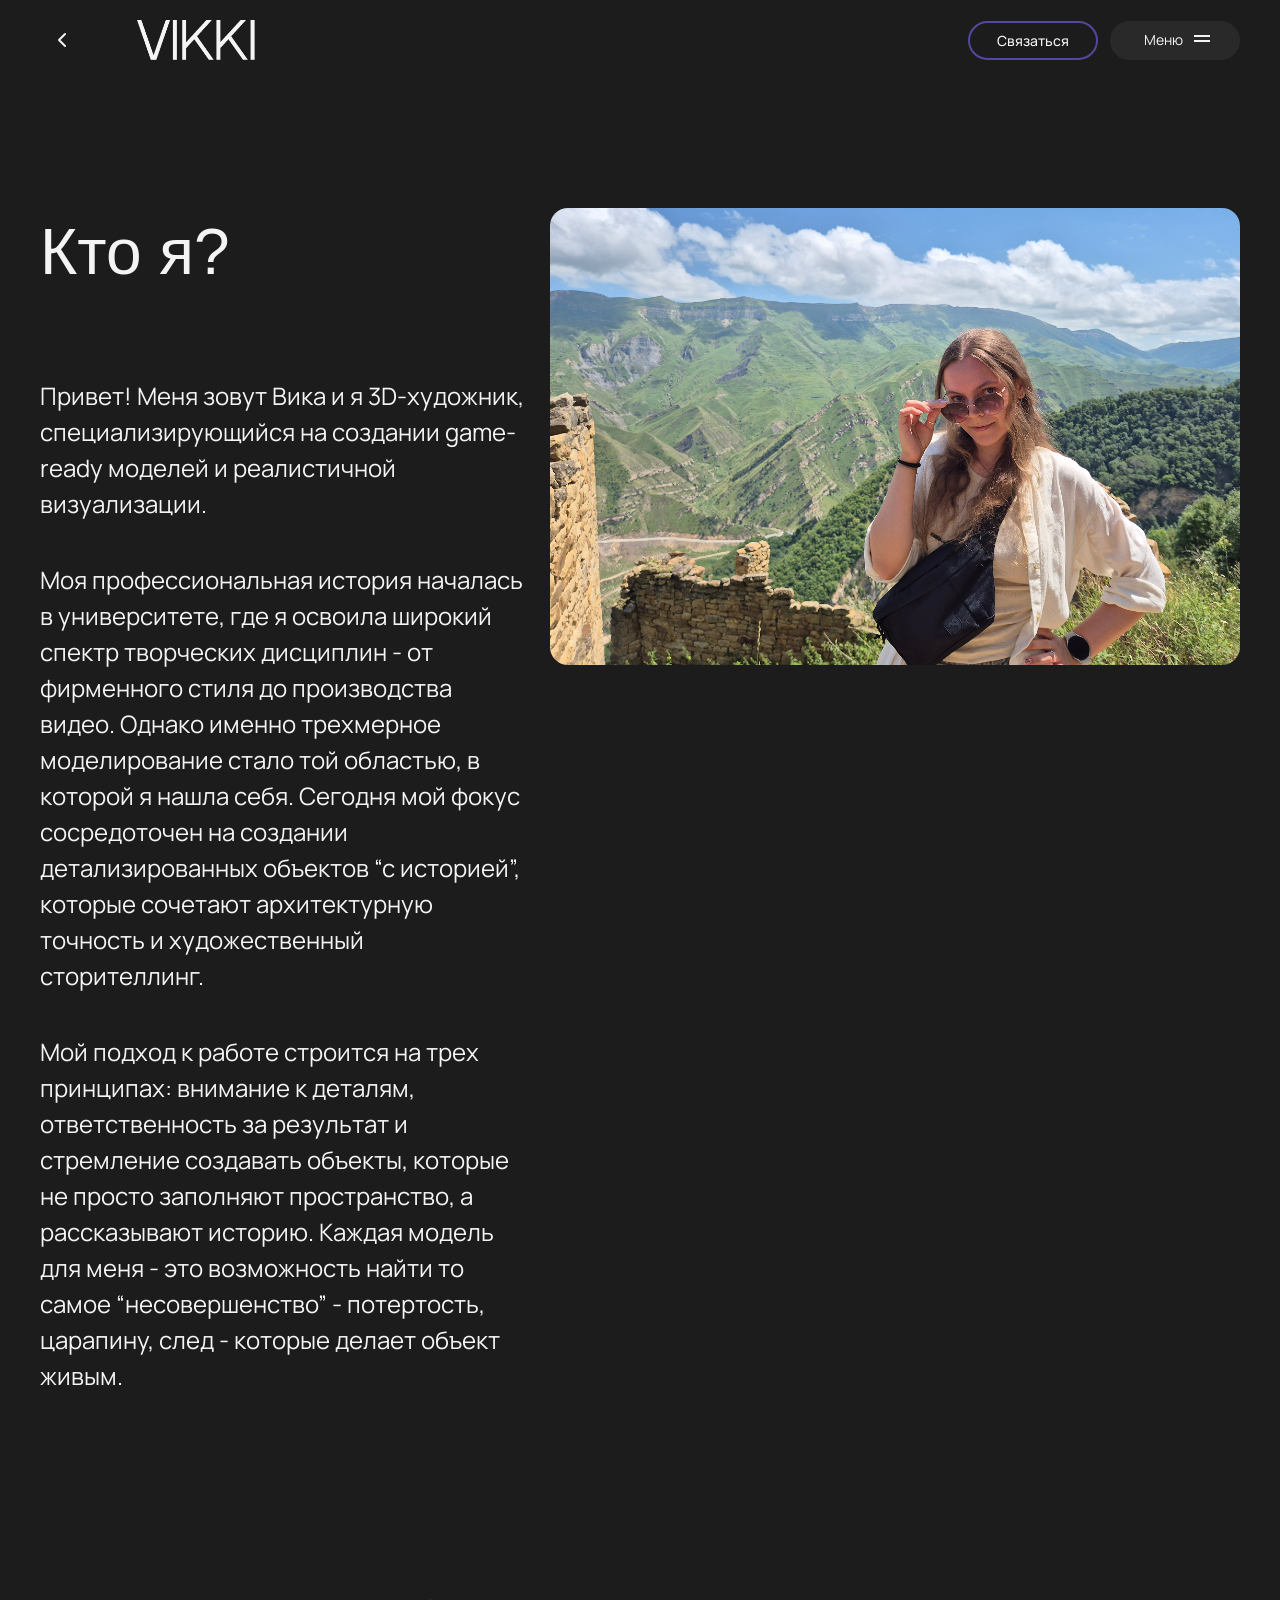
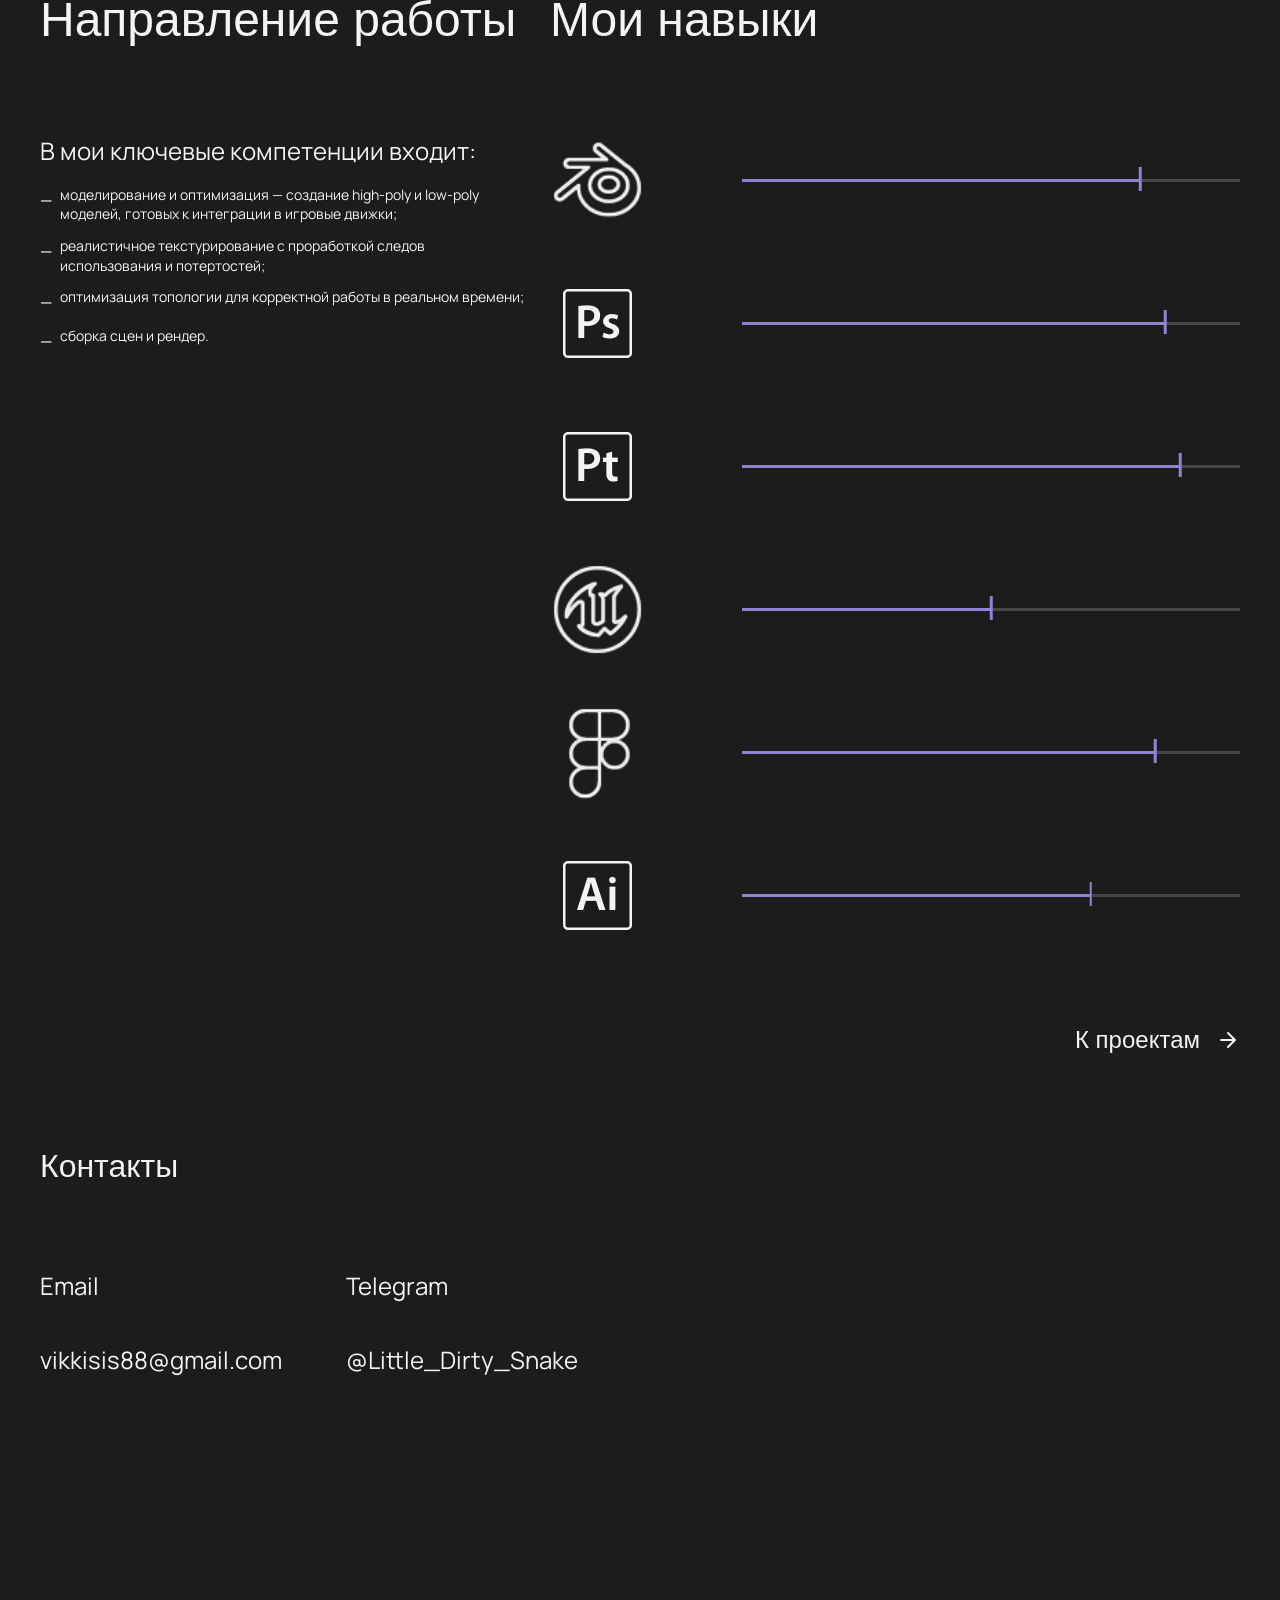
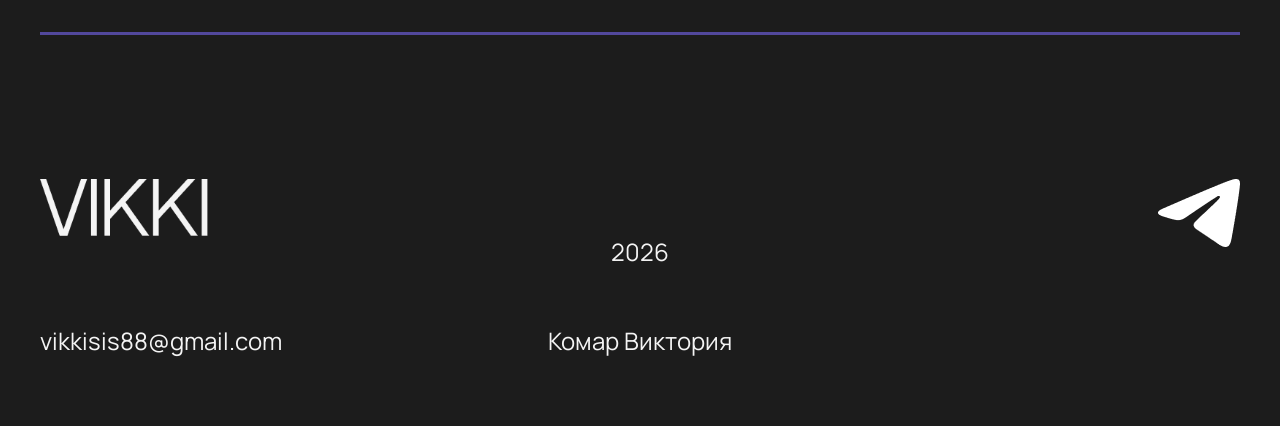
<file: about.html>
<!DOCTYPE html>
<html lang="ru">
<head>
    <meta charset="UTF-8">
    <meta name="viewport" content="width=device-width, initial-scale=1.0, user-scalable=yes">
    <title>Обо мне</title>
    <link href="https://fonts.googleapis.com/css2?family=Manrope:wght@400;500;600;700&display=swap" rel="stylesheet">
    <link rel="stylesheet" href="css/style.css">
    <link rel="stylesheet" href="css/about.css">
</head>
<body>
    <!-- Шапка -->
    <header class="header">
        <div class="header-content">
            <div class="header-left">
                <div class="back-arrow" onclick="history.back()">
                    <svg viewBox="0 0 24 24" stroke="currentColor" stroke-width="2">
                        <path d="M15 18l-6-6 6-6" stroke-linecap="round" stroke-linejoin="round"/>
                    </svg>
                </div>
                <a href="index.html" class="logo">
                    <img src="images/logo.png" alt="Логотип">
                </a>
            </div>
            <div class="header-buttons">
                <button class="btn-contact" id="contactBtn">Связаться</button>
                <div class="btn-menu" id="menuBtn">
                    <span class="menu-text">Меню</span>
                    <div class="menu-icon">
                        <span></span>
                        <span></span>
                    </div>
                </div>
                <div class="burger-dropdown" id="burgerDropdown">
                    <div class="burger-menu">
                        <a href="index.html">
                            <span>Главная</span>
                            <span class="indicator">→</span>
                        </a>
                        <a href="about.html">
                            <span>Обо мне</span>
                            <span class="indicator">●</span>
                        </a>
                        <a href="projects.html">
                            <span>Проекты</span>
                            <span class="indicator">→</span>
                        </a>
                    </div>
                </div>
            </div>
        </div>
    </header>

    <!-- Мобильное меню -->
    <div class="mobile-menu-overlay" id="mobileMenuOverlay">
        <div class="mobile-menu">
            <button class="mobile-menu-close" id="mobileMenuClose"></button>
            <div class="burger-menu">
                <a href="index.html">
                    <span>Главная</span>
                    <span class="indicator">→</span>
                </a>
                <a href="about.html">
                    <span>Обо мне</span>
                    <span class="indicator">●</span>
                </a>
                <a href="projects.html">
                    <span>Проекты</span>
                    <span class="indicator">→</span>
                </a>
            </div>
        </div>
    </div>

    <!-- Основной контент -->
    <main class="container">
        <div class="about-section">
            <!-- Блок "Кто я?" -->
            <div class="whoami">
                <div class="whoami-text">
                    <h1>Кто я?</h1>
                    <p>Привет! Меня зовут Вика и я 3D-художник, специализирующийся на создании game-ready моделей и реалистичной визуализации.</p>
                    <p>Моя профессиональная история началась в университете, где я освоила широкий спектр творческих дисциплин - от фирменного стиля до производства видео. Однако именно трехмерное моделирование стало той областью, в которой я нашла себя. Сегодня мой фокус сосредоточен на создании детализированных объектов “с историей”, которые сочетают архитектурную точность и художественный сторителлинг.</p>
                    <p>Мой подход к работе строится на трех принципах: внимание к деталям, ответственность за результат и стремление создавать объекты, которые не просто заполняют пространство, а рассказывают историю. Каждая модель для меня - это возможность найти то самое “несовершенство” - потертость, царапину, след - которые делает объект живым.</p>
                </div>
                <div class="whoami-image">
                    <img src="images/photo.png" alt="Фото">
                </div>
            </div>

            <!-- Блок направления работы и навыков -->
            <div class="direction-skills">
            <div class="direction">
                <h2>Направление работы</h2>
                <p>В мои ключевые компетенции входит:</p>
                <div class="competencies">
                    <div class="competency-item">
                        <span class="competency-marker">—</span>
                        <span class="competency-text">моделирование и оптимизация — создание high-poly и low-poly моделей, готовых к интеграции в игровые движки;</span>
                    </div>
                    <div class="competency-item">
                        <span class="competency-marker">—</span>
                        <span class="competency-text">реалистичное текстурирование с проработкой следов использования и потертостей;</span>
                    </div>
                    <div class="competency-item">
                        <span class="competency-marker">—</span>
                        <span class="competency-text">оптимизация топологии для корректной работы в реальном времени;</span>
                    </div>
                    <div class="competency-item">
                        <span class="competency-marker">—</span>
                        <span class="competency-text">сборка сцен и рендер.</span>
                    </div>
                </div>
            </div>
                <div class="skills">
                    <h2>Мои навыки</h2>
                    <div class="skills-list" id="skillsList"></div>
                    <div class="projects-link-wrapper">
                        <a href="projects.html" class="projects-link">
                            К проектам
                            <svg viewBox="0 0 24 24" stroke="currentColor" stroke-width="2">
                                <path d="M5 12h14M12 5l7 7-7 7" stroke-linecap="round" stroke-linejoin="round"/>
                            </svg>
                        </a>
                    </div>
                </div>
            </div>

            <!-- Блок контактов -->
            <div class="contacts">
                <div class="contact-item">
                    <h3>Контакты</h3>
                    <div class="label">Email</div>
                    <a href="mailto:vikkisis88@gmail.com" class="value">vikkisis88@gmail.com</a>
                </div>
                <div class="contact-item">
                    <h3 style="opacity: 0;">Контакты</h3>
                    <div class="label">Telegram</div>
                    <a href="https://t.me/Little_Dirty_Snake" class="value" target="_blank">@Little_Dirty_Snake</a>
                </div>
            </div>
        </div>
    </main>

    <footer class="footer">
        <div class="footer-divider"></div>
        <div class="footer-content">
            <div class="footer-col">
                <a href="index.html" class="logo">
                    <img src="images/logo.png" alt="Логотип">
                </a>
                <a href="mailto:vikkisis88@gmail.com" class="footer-email">vikkisis88@gmail.com</a>
            </div>
            <div class="footer-col">
                <div class="footer-year">2026</div>
                <div class="footer-author">Комар Виктория</div>
            </div>
            
            <div class="footer-col">
                <a href="https://t.me/Little_Dirty_Snake" target="_blank">
                    <img src="images/tg.png" alt="Telegram">
                </a>
            </div>
        </div>
    </footer>

    <!-- Модальное окно -->
    <div class="modal" id="contactModal">
        <div class="modal-content">
            <h3>Связаться со мной</h3>
            <p>Email: vikkisis88@gmail.com<br>Или в <a href="https://t.me/Little_Dirty_Snake" target="_blank">Telegram</a></p>
            <button class="modal-close" id="closeModalBtn">Закрыть</button>
        </div>
    </div>

    <!-- Кнопка наверх -->
    <button class="scroll-top" id="scrollTopBtn">↑</button>

    <script src="js/main.js"></script>
    <script src="js/about.js"></script>
</body>
</html>
</file>
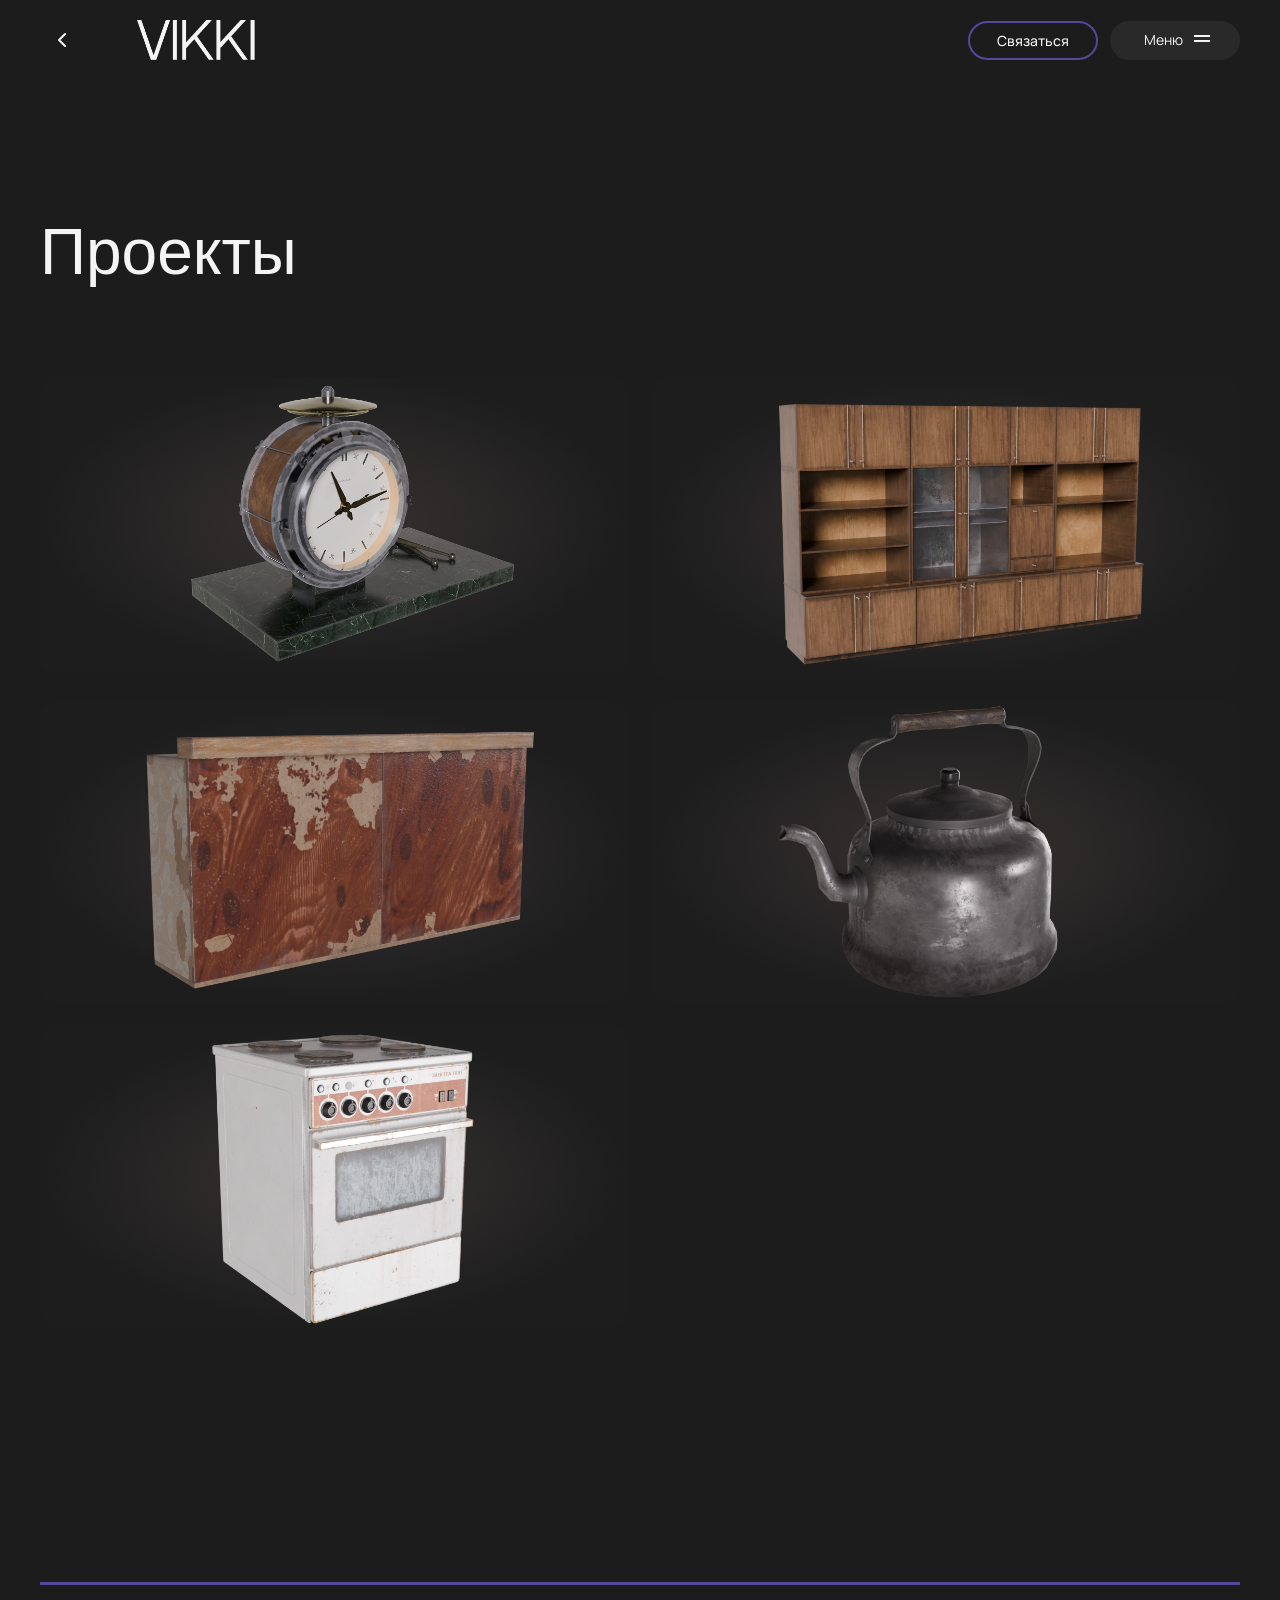
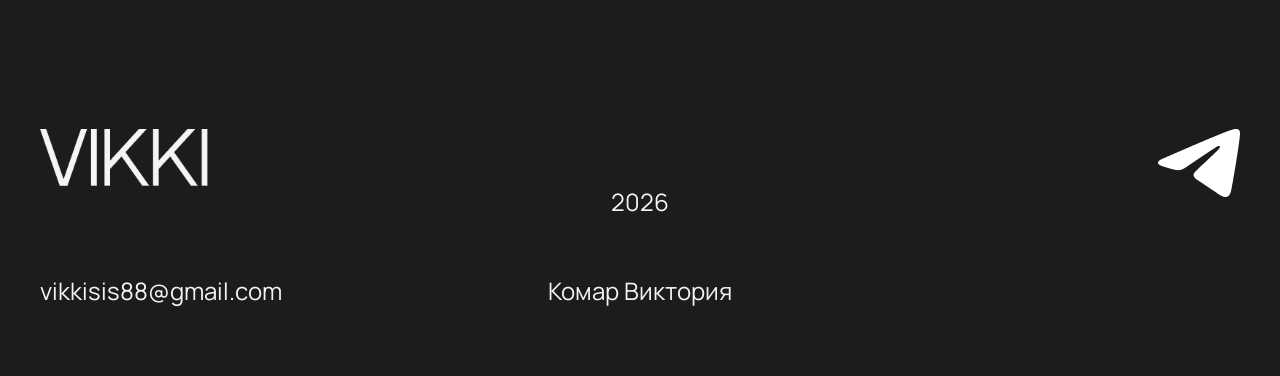
<file: projects.html>
<!DOCTYPE html>
<html lang="ru">
<head>
    <meta charset="UTF-8">
    <meta name="viewport" content="width=device-width, initial-scale=1.0, user-scalable=yes">
    <title>Проекты</title>
    <link href="https://fonts.googleapis.com/css2?family=Manrope:wght@400;500;600;700&display=swap" rel="stylesheet">
    <link rel="stylesheet" href="css/style.css">
    <link rel="stylesheet" href="css/projects.css">
</head>
<body>
    <!-- Шапка -->
    <header class="header">
        <div class="header-content">
            <div class="header-left">
                <div class="back-arrow" onclick="history.back()">
                    <svg viewBox="0 0 24 24" stroke="currentColor" stroke-width="2">
                        <path d="M15 18l-6-6 6-6" stroke-linecap="round" stroke-linejoin="round"/>
                    </svg>
                </div>
                <a href="index.html" class="logo">
                    <img src="images/logo.png" alt="Логотип">
                </a>
            </div>
            <div class="header-buttons">
                <button class="btn-contact" id="contactBtn">Связаться</button>
                <div class="btn-menu" id="menuBtn">
                    <span class="menu-text">Меню</span>
                    <div class="menu-icon">
                        <span></span>
                        <span></span>
                    </div>
                </div>
                <div class="burger-dropdown" id="burgerDropdown">
                    <div class="burger-menu">
                        <a href="index.html">
                            <span>Главная</span>
                            <span class="indicator">→</span>
                        </a>
                        <a href="about.html">
                            <span>Обо мне</span>
                            <span class="indicator">→</span>
                        </a>
                        <a href="projects.html">
                            <span>Проекты</span>
                            <span class="indicator">●</span>
                        </a>
                    </div>
                </div>
            </div>
        </div>
    </header>

    <!-- Мобильное меню -->
    <div class="mobile-menu-overlay" id="mobileMenuOverlay">
        <div class="mobile-menu">
            <button class="mobile-menu-close" id="mobileMenuClose"></button>
            <div class="burger-menu">
                <a href="index.html">
                    <span>Главная</span>
                    <span class="indicator">→</span>
                </a>
                <a href="about.html">
                    <span>Обо мне</span>
                    <span class="indicator">→</span>
                </a>
                <a href="projects.html">
                    <span>Проекты</span>
                    <span class="indicator">●</span>
                </a>
            </div>
        </div>
    </div>

    <!-- Основной контент -->
    <main class="container">
        <section class="projects-section">
            <h1>Проекты</h1>
            <div class="projects-grid" id="projectsGrid">
                <!-- Проекты будут добавлены через JS -->
            </div>
        </section>
    </main>

    <!-- Футер -->
    <footer class="footer">
        <div class="footer-divider"></div>
        <div class="footer-content">
            <div class="footer-col">
                <a href="index.html" class="logo">
                    <img src="images/logo.png" alt="Логотип">
                </a>
                <a href="mailto:vikkisis88@gmail.com" class="footer-email">vikkisis88@gmail.com</a>
            </div>
            <div class="footer-col">
                <div class="footer-year">2026</div>
                <div class="footer-author">Комар Виктория</div>
            </div>
            
            <div class="footer-col">
                <a href="https://t.me/Little_Dirty_Snake" target="_blank">
                    <img src="images/tg.png" alt="Telegram">
                </a>
            </div>
        </div>
    </footer>

    <!-- Модальное окно -->
    <div class="modal" id="contactModal">
        <div class="modal-content">
            <h3>Связаться со мной</h3>
            <p>Email: vikkisis88@gmail.com<br>Или в <a href="https://t.me/Little_Dirty_Snake" target="_blank">Telegram</a></p>
            <button class="modal-close" id="closeModalBtn">Закрыть</button>
        </div>
    </div>

    <!-- Кнопка наверх -->
    <button class="scroll-top" id="scrollTopBtn">↑</button>

    <script src="js/main.js"></script>
    <script src="js/projects.js"></script>
</body>
</html>
</file>
<file: css/style.css>
/* ========== RESET & BASE ========== */
* {
    margin: 0;
    padding: 0;
    box-sizing: border-box;
}

body {
    background-color: #1C1C1C;
    color: #F4F4F4;
    font-family: 'Manrope', sans-serif;
    line-height: 1.4;
    overflow-x: hidden;
}

body.menu-open {
    overflow: hidden;
}

h1, h2, h3, .menu-text, .btn-contact, .burger-menu a, .nav-links a {
    font-family: 'Neutral Face', 'Manrope', sans-serif;
    font-weight: normal;
}

@font-face {
    font-family: 'Neutral Face';
    src: local('Neutral Face'), local('NeutralFace');
    font-weight: normal;
    font-style: normal;
}

/* ========== ШАПКА (общая для всех страниц) ========== */
/* Общие стили шапки (без fixed) */
.header {
    position: relative; /* меняем с fixed на relative */
    top: 0;
    left: 0;
    right: 0;
    z-index: 100;
    padding: clamp(20px, 1.56vw, 40px) 0;
    background-color: #1C1C1C;
}

/* Для страниц проектов добавляем fixed через отдельный класс */
.header-fixed {
    position: fixed;
}

.header-content {
    display: flex;
    justify-content: space-between;
    align-items: center;
    padding-left: clamp(20px, 2.66vw, 68px);
    padding-right: clamp(20px, 2.66vw, 68px);
}

.header-left {
    display: flex;
    align-items: center;
    gap: clamp(24px, 4.06vw, 104px);
}

.back-arrow {
    width: clamp(40px, 3.44vw, 88px);
    height: clamp(40px, 2.23vw, 57px);
    display: flex;
    align-items: center;
    justify-content: center;
    cursor: pointer;
    transition: transform 0.3s ease;
}

.back-arrow:hover {
    transform: translateX(-5px);
}

.back-arrow svg {
    width: clamp(24px, 1.88vw, 48px);
    height: clamp(24px, 1.88vw, 48px);
    stroke: #F4F4F4;
    stroke-width: 2;
    fill: none;
}

.logo {
    width: clamp(120px, 6.56vw, 168px);
    height: clamp(40px, 2.23vw, 57px);
    display: flex;
    align-items: center;
    justify-content: center;
}
.logo img {
    width: 100%;
    height: 100%;
    object-fit: contain; /* меняем с cover на contain */
    /* object-fit: contain - показывает всё изображение целиком, 
       но могут появиться пустые полосы по бокам */
}

.header-buttons {
    display: flex;
    gap: clamp(12px, 0.94vw, 24px);
    position: relative;
}

.btn-contact {
    background: transparent;
    border: 2.5px solid #52489C;
    border-radius: 72px;
    color: #F4F4F4;
    font-size: clamp(14px, 0.94vw, 24px);
    font-weight: 500;
    cursor: pointer;
    transition: all 0.3s ease;
    white-space: nowrap;
    width: clamp(130px, 9.44vw, 288px);
    justify-content: center;
    padding: clamp(8px, 0.47vw, 12px) 0;
    display: flex;
    align-items: center;
}

.btn-contact:hover {
    background: #52489C;
    color: #F4F4F4;
}

.btn-menu {
    background: #292929;
    border: none;
    border-radius: 72px;
    color: #F4F4F4;
    font-size: clamp(14px, 0.94vw, 24px);
    display: flex;
    align-items: center;
    gap: clamp(6px, 0.47vw, 12px);
    cursor: pointer;
    position: relative;
    transition: all 0.3s ease;
    white-space: nowrap;
    width: clamp(130px, 8.44vw, 216px);
    justify-content: center;
    padding: clamp(8px, 0.47vw, 12px) 0;
}

.menu-text {
    min-width: clamp(48px, 2.73vw, 70px);
    text-align: center;
}

.menu-icon {
    display: flex;
    flex-direction: column;
    gap: clamp(4px, 0.23vw, 6px);
    width: clamp(16px, 0.94vw, 24px);
    position: relative;
    height: clamp(10px, 0.63vw, 16px);
}

.menu-icon span {
    width: clamp(16px, 0.94vw, 24px);
    height: 2px;
    background-color: #F4F4F4;
    transition: all 0.3s ease;
    position: absolute;
    left: 0;
}

.menu-icon span:first-child {
    top: 0;
}

.menu-icon span:last-child {
    top: clamp(5px, 0.31vw, 8px);
}

.btn-menu.active .menu-icon span:first-child {
    transform: rotate(45deg);
    top: clamp(2.5px, 0.16vw, 4px);
}

.btn-menu.active .menu-icon span:last-child {
    transform: rotate(-45deg);
    top: clamp(2.5px, 0.16vw, 4px);
}

/* ========== ВЫПАДАЮЩЕЕ МЕНЮ ========== */
.burger-dropdown {
    position: absolute;
    top: calc(100% + 12px);
    right: 0;
    background: #292929;
    border-radius: 18px;
    padding: clamp(16px, 0.78vw, 20px) clamp(20px, 1.09vw, 28px);
    min-width: clamp(200px, 9.38vw, 240px);
    opacity: 0;
    visibility: hidden;
    transform: translateY(-10px);
    transition: all 0.3s ease;
    z-index: 200;
    box-shadow: 0 10px 30px rgba(0, 0, 0, 0.3);
}

.burger-dropdown.active {
    opacity: 1;
    visibility: visible;
    transform: translateY(0);
}

/* ========== МОБИЛЬНОЕ БОКОВОЕ МЕНЮ ========== */
.mobile-menu-overlay {
    position: fixed;
    top: 0;
    right: 0;
    width: 100%;
    height: 100%;
    background: rgba(0, 0, 0, 0.5);
    z-index: 300;
    opacity: 0;
    visibility: hidden;
    transition: all 0.3s ease;
}

.mobile-menu-overlay.active {
    opacity: 1;
    visibility: visible;
}

.mobile-menu {
    position: fixed;
    top: 0;
    right: -320px;
    width: 280px;
    height: 100%;
    background: #292929;
    z-index: 301;
    padding: 80px 32px 32px;
    transition: right 0.3s ease;
    box-shadow: -5px 0 20px rgba(0, 0, 0, 0.3);
}

.mobile-menu-overlay.active .mobile-menu {
    right: 0;
}

.mobile-menu .burger-menu {
    display: flex;
    flex-direction: column;
    gap: 32px;
}

.mobile-menu .burger-menu a {
    font-size: 28px;
    padding: 12px 0;
    border-bottom: 1px solid rgba(255, 255, 255, 0.1);
}

.mobile-menu-close {
    position: absolute;
    top: 24px;
    right: 24px;
    width: 32px;
    height: 32px;
    cursor: pointer;
    background: transparent;
    border: none;
}

.mobile-menu-close::before,
.mobile-menu-close::after {
    content: '';
    position: absolute;
    width: 24px;
    height: 2px;
    background: #F4F4F4;
    top: 50%;
    left: 50%;
}

.mobile-menu-close::before {
    transform: translate(-50%, -50%) rotate(45deg);
}

.mobile-menu-close::after {
    transform: translate(-50%, -50%) rotate(-45deg);
}

.burger-menu {
    display: flex;
    flex-direction: column;
    gap: clamp(16px, 0.78vw, 20px);
}

.burger-menu a {
    display: flex;
    align-items: center;
    justify-content: space-between;
    font-size: clamp(16px, 0.94vw, 24px);
    color: #F4F4F4;
    text-decoration: none;
    padding: 6px 0;
    transition: color 0.2s ease;
    font-family: 'Neutral Face', 'Manrope', sans-serif;
}

.burger-menu a:hover {
    color: #52489C;
}

.burger-menu .indicator {
    font-size: clamp(14px, 0.78vw, 20px);
    margin-left: 16px;
    opacity: 0.8;
}

.footer-year {
    padding-top: 56px;
}

/* ========== КНОПКА НАВЕРХ ========== */
.scroll-top {
    position: fixed;
    bottom: clamp(20px, 1.56vw, 40px);
    right: clamp(20px, 1.56vw, 40px);
    width: clamp(48px, 2.34vw, 60px);
    height: clamp(48px, 2.34vw, 60px);
    background: #52489C;
    border-radius: 50%;
    display: flex;
    align-items: center;
    justify-content: center;
    cursor: pointer;
    opacity: 0;
    visibility: hidden;
    transition: all 0.3s ease;
    z-index: 1000;
    border: none;
    color: #F4F4F4;
    font-size: clamp(24px, 1.25vw, 32px);
}

.scroll-top.visible {
    opacity: 1;
    visibility: visible;
}

.scroll-top:hover {
    transform: translateY(-5px);
    background: #3a2e7a;
}

/* ========== МОДАЛЬНОЕ ОКНО ========== */
.modal {
    display: none;
    position: fixed;
    top: 0;
    left: 0;
    width: 100%;
    height: 100%;
    background: rgba(0, 0, 0, 0.8);
    z-index: 1000;
    align-items: center;
    justify-content: center;
}

.modal.active {
    display: flex;
}

.modal-content {
    background: #292929;
    padding: clamp(24px, 1.88vw, 48px);
    border-radius: 18px;
    max-width: 500px;
    width: 90%;
    text-align: center;
}

.modal-content h3 {
    font-size: clamp(20px, 1.25vw, 32px);
    margin-bottom: clamp(16px, 0.94vw, 24px);
}

.modal-content p {
    font-size: clamp(14px, 0.94vw, 24px);
    margin-bottom: clamp(20px, 1.25vw, 32px);
}

.modal-close {
    background: #52489C;
    border: none;
    padding: clamp(8px, 0.47vw, 12px) clamp(20px, 1.25vw, 32px);
    border-radius: 18px;
    color: #F4F4F4;
    font-size: clamp(14px, 0.94vw, 24px);
    cursor: pointer;
}

/* ========== АДАПТИВ ========== */
@media (max-width: 1440px) {
    .header-content {
        padding-left: 40px;
        padding-right: 40px;
    }
}

@media (max-width: 768px) {
    .header-content {
        padding-left: 20px;
        padding-right: 20px;
    }
    
    .header-left {
        gap: 24px;
    }
    
    .back-arrow {
        width: 40px;
    }
    
    .back-arrow svg {
        width: 32px;
        height: 32px;
    }
    
    .logo {
        width: 120px;
        height: 40px;
        font-size: 18px;
    }
    
    .btn-contact,
    .btn-menu {
        width: 130px;
        padding: 6px 0;
        font-size: 14px;
    }
    
    .btn-menu {
        gap: 6px;
    }
    
    .menu-text {
        min-width: 48px;
    }
    
    .menu-icon {
        width: 16px;
        height: 10px;
    }
    
    .menu-icon span {
        width: 16px;
        height: 1.5px;
    }
    
    .menu-icon span:last-child {
        top: 5px;
    }
    
    .scroll-top {
        bottom: 20px;
        right: 20px;
        width: 48px;
        height: 48px;
        font-size: 24px;
    }
}

.competencies {
    margin-top: 16px;
}

.competency-item {
    display: flex;
    gap: 8px;
    margin-bottom: 12px;
    align-items: flex-start; /* Выравнивание по верхнему краю */
}

.competency-marker {
    font-weight: 500;
    flex-shrink: 0;
    margin-top: 4px; /* Добавить небольшой отступ сверху для точной настройки */
}

.competency-text {
    font-size: clamp(14px, 1vw, 24px);
}
        /* Футер */
        .footer {
            margin: 256px 0 68px;
            padding: 0 68px;
        }

        .footer-divider {
            height: 2.5px;
            background: #52489C;
            width: 100%;
            margin-bottom: 144px;
        }

        .footer-content {
            max-width: calc(168px * 12 + 24px * 11);
            margin: 0 auto;
            display: grid;
            grid-template-columns: repeat(3, 1fr);
            gap: 48px;
        }

        .footer-col:first-child .logo {
            width: 168px;
            height: 57px;
            margin-bottom: 88px;
        }

        .footer-email {
            font-size: clamp(14px, 2vw, 24px);
            color: #F4F4F4;
            text-decoration: none;
        }

        .footer-col:nth-child(2) {
            text-align: center;
        }

        .footer-year {
            font-size: clamp(14px, 2vw, 24px);
            margin-bottom: 56px;
        }

        .footer-author {
            font-size: clamp(14px, 2vw, 24px);
        }

        .footer-col:last-child {
            text-align: right;
        }

        .social-icon {
            display: inline-block;
            width: clamp(50px, 8vw, 82px);
            height: clamp(42px, 7vw, 68px);
            background: #52489C;
            border-radius: 18px;
            transition: transform 0.3s ease;
        }

        .social-icon:hover {
            transform: scale(1.1);
        }

        /* Адаптив */
        @media (max-width: 1440px) {
            .hero-wrapper,
            .projects,
            .footer {
                padding: 0 40px;
            }
        }

        @media (max-width: 1024px) {
            .projects-grid {
                grid-template-columns: 1fr;
                gap: 32px;
            }
            
            .footer-content {
                grid-template-columns: 1fr;
                gap: 48px;
                text-align: center;
            }
            
            .footer-col:first-child .logo {
                margin: 0 auto 60px;
            }
            
            .footer-col:last-child {
                text-align: center;
            }
        }

        @media (max-width: 768px) {
            .hero-wrapper {
                padding: 0 20px;
                margin: 60px 0 0;
                height: calc(100vh - 60px - 20px);
                min-height: 400px;
            }
            
            .hero-3d {
                border-radius: 12px;
            }
            
            .hero-content .btn {
                padding: 10px 24px;
            }
            
            .projects {
                margin: 100px 0 0;
                padding: 0 20px;
            }
            
            .projects .grid-container h2 {
                font-size: 36px;
                margin-bottom: 48px;
            }
            
            .project-title {
                font-size: 28px;
            }
            
            .footer {
                margin: 150px 0 40px;
                padding: 0 20px;
            }
            
            .footer-divider {
                margin-bottom: 80px;
            }
            
            .footer-email,
            .footer-year,
            .footer-author {
                font-size: 18px;
            }
        }
</file>
<file: css/about.css>
/* ========== СТРАНИЦА "ОБО МНЕ" ========== */
.container {
    max-width: calc(168px * 12 + 24px * 11);
    margin: 0 auto;
    padding: 0 68px;
}

.about-section {
    margin-top: 128px;
}

/* Блок "Кто я?" */
.whoami {
    display: grid;
    grid-template-columns: repeat(12, 1fr);
    gap: 24px;
    margin-bottom: 152px;
}

.whoami-text {
    grid-column: span 5;
}

.whoami-text h1 {
    font-size: 64px;
    font-family: 'Neutral Face', sans-serif;
    margin-bottom: 80px;
}

.whoami-text p {
    font-size: 24px;
    line-height: 1.5;
    padding-bottom: 40px;
}

.whoami-image {
    grid-column: span 7;
}

.whoami-image img {
    width: 100%;
    height: auto;
    border-radius: 18px;
    object-fit: cover;
}

/* Блок направления работы и навыков */
.direction-skills {
    display: grid;
    grid-template-columns: repeat(12, 1fr);
    gap: 24px;
    margin-bottom: 88px;
}

.direction {
    grid-column: span 5;
}

.direction h2 {
    font-size: 48px;
    font-family: 'Neutral Face', sans-serif;
    margin-bottom: 80px;
}

.direction p {
    font-size: 24px;
    line-height: 1.5;
}

.skills {
    grid-column: span 7;
}

.skills h2 {
    font-size: 48px;
    font-family: 'Neutral Face', sans-serif;
    margin-bottom: 80px;
}

.skills-list {
    display: flex;
    flex-direction: column;
    gap: 48px;
    margin-bottom: 80px;
}

.skill-item {
    display: flex;
    align-items: center;
    gap: 97px;
}

.skill-icon {
    width: 95px;
    height: 95px;
    border-radius: 18px;
    display: flex;
    align-items: center;
    justify-content: center;
    flex-shrink: 0;
    background: transparent;
}

.skill-icon img {
    width: 100%;
    height: 100%;
    object-fit: contain;
}

.skill-bar-container {
    flex: 1;
    position: relative;
}

.skill-bar-bg {
    width: 100%;
    height: 2.5px;
    background: rgba(244, 244, 244, 0.2);
    position: relative;
}

.skill-bar-fill {
    width: 0;
    height: 2.5px;
    background: #8d84d3;
    position: absolute;
    top: 0;
    left: 0;
    transition: width 1.2s ease-out;
}

.skill-marker {
    position: absolute;
    top: -12px;
    width: 2.5px;
    height: 24px;
    background: #8d84d3;
    transform: translateX(-50%);
}

.projects-link-wrapper {
    text-align: right;
}

.projects-link {
    display: inline-flex;
    align-items: center;
    gap: 16px;
    font-size: 24px;
    color: #F4F4F4;
    text-decoration: none;
    font-family: 'Neutral Face', sans-serif;
    transition: gap 0.3s ease;
    cursor: pointer;
}

.projects-link:hover {
    gap: 24px;
    color: #52489C;
}

.projects-link svg {
    width: 24px;
    height: 24px;
    stroke: currentColor;
    stroke-width: 2;
    fill: none;
}

/* Блок контактов */
.contacts {
    display: grid;
    grid-template-columns: repeat(12, 1fr);
    gap: 24px;
    margin-bottom: 256px;
}

.contact-item {
    grid-column: span 3;
}

.contact-item h3 {
    font-size: 32px;
    font-family: 'Neutral Face', sans-serif;
    margin-bottom: 80px;
}

.contact-item .label {
    font-size: 24px;
    /*color: #52489C;*/
    margin-bottom: 40px;
}

.contact-item .value {
    font-size: 24px;
    color: #F4F4F4;
    text-decoration: none;
    word-break: break-all;
}

.contact-item .value:hover {
    color: #52489C;
}


/* Адаптив для about */
@media (max-width: 1440px) {
    .container {
        padding: 0 40px;
    }
    .footer {
        padding: 0 40px;
    }
}

@media (max-width: 1024px) {
    .container {
        padding: 0 40px;
    }
    
    .whoami,
    .direction-skills,
    .contacts {
        grid-template-columns: 1fr;
        gap: 48px;
    }
    
    .whoami-text,
    .whoami-image,
    .direction,
    .skills,
    .contact-item {
        grid-column: span 1;
    }
    
    .whoami-text h1,
    .direction h2,
    .skills h2 {
        font-size: 48px;
    }
    
    .whoami-text p,
    .direction p,
    .contact-item .label,
    .contact-item .value {
        font-size: 20px;
    }
    
    .skill-item {
        gap: 48px;
    }
    
    .projects-link-wrapper {
        text-align: left;
        margin-top: 40px;
    }
    
    .footer-content {
        grid-template-columns: 1fr;
        gap: 48px;
        text-align: center;
    }
    
    .footer-col:first-child .logo {
        margin: 0 auto 60px;
    }
    
    .footer-col:last-child {
        text-align: center;
    }
    
    .about-section {
        margin-top: 80px;
    }
}

@media (max-width: 768px) {
    .container {
        padding: 0 20px;
    }
    
    .footer {
        padding: 0 20px;
    }
    
    .about-section {
        margin-top: 60px;
    }
    
    .whoami-text h1,
    .direction h2,
    .skills h2 {
        font-size: 36px;
        margin-bottom: 40px;
    }
    
    .whoami-text p,
    .direction p {
        font-size: 18px;
    }
    
    .skill-item {
        gap: 24px;
        flex-wrap: wrap;
    }
    
    .skill-icon {
        width: 70px;
        height: 70px;
    }
    
    .contact-item h3 {
        font-size: 28px;
        margin-bottom: 40px;
    }
    
    .contact-item .label,
    .contact-item .value {
        font-size: 18px;
    }
    
    .footer-email,
    .footer-year,
    .footer-author {
        font-size: 18px;
    }
}
</file>
<file: css/projects.css>
/* ========== СТРАНИЦА "ПРОЕКТЫ" ========== */
.container {
    max-width: calc(168px * 12 + 24px * 11);
    margin: 0 auto;
    padding: 0 68px;
}

.projects-section {
    margin-top: 128px;
}

.projects-section h1 {
    font-size: 64px;
    font-family: 'Neutral Face', sans-serif;
    margin-bottom: 80px;
}

.projects-grid {
    display: grid;
    grid-template-columns: repeat(2, 1fr);
    gap: 24px;
}

.project-card {
    position: relative;
    border-radius: 18px;
    overflow: hidden;
    cursor: pointer;
    aspect-ratio: 1128 / 576;
}

.project-card img {
    width: 100%;
    height: 100%;
    object-fit: cover;
    transition: transform 0.5s ease;
}

.project-overlay {
    position: absolute;
    top: 0;
    left: 0;
    width: 100%;
    height: 100%;
    background: rgba(0, 0, 0, 0);
    display: flex;
    align-items: center;
    justify-content: center;
    transition: background 0.3s ease;
}

.project-title {
    font-size: 48px;
    font-family: 'Neutral Face', sans-serif;
    color: #F4F4F4;
    opacity: 0;
    transform: translateY(20px);
    transition: all 0.3s ease;
    text-align: center;
    padding: 20px;
}

.project-card:hover img {
    transform: scale(1.1);
}

.project-card:hover .project-overlay {
    background: rgba(0, 0, 0, 0.7);
}

.project-card:hover .project-title {
    opacity: 1;
    transform: translateY(0);
}



/* Адаптив для projects */
@media (max-width: 1440px) {
    .container {
        padding: 0 40px;
    }
    .footer {
        padding: 0 40px;
    }
}

@media (max-width: 1024px) {
    .projects-grid {
        grid-template-columns: 1fr;
        gap: 32px;
    }
    
    .projects-section h1 {
        font-size: 48px;
    }
    
    .project-title {
        font-size: 36px;
    }
    
    .footer-content {
        grid-template-columns: 1fr;
        gap: 48px;
        text-align: center;
    }
    
    .footer-col:first-child .logo {
        margin: 0 auto 60px;
    }
    
    .footer-col:last-child {
        text-align: center;
    }
}

@media (max-width: 768px) {
    .container {
        padding: 0 20px;
    }
    
    .footer {
        padding: 0 20px;
    }
    
    .projects-section {
        margin-top: 80px;
    }
    
    .projects-section h1 {
        font-size: 36px;
        margin-bottom: 48px;
    }
    
    .project-title {
        font-size: 28px;
    }
    
    .footer {
        margin: 150px 0 40px;
    }
    
    .footer-divider {
        margin-bottom: 80px;
    }
    
    .footer-email,
    .footer-year,
    .footer-author {
        font-size: 18px;
    }
}
</file>
